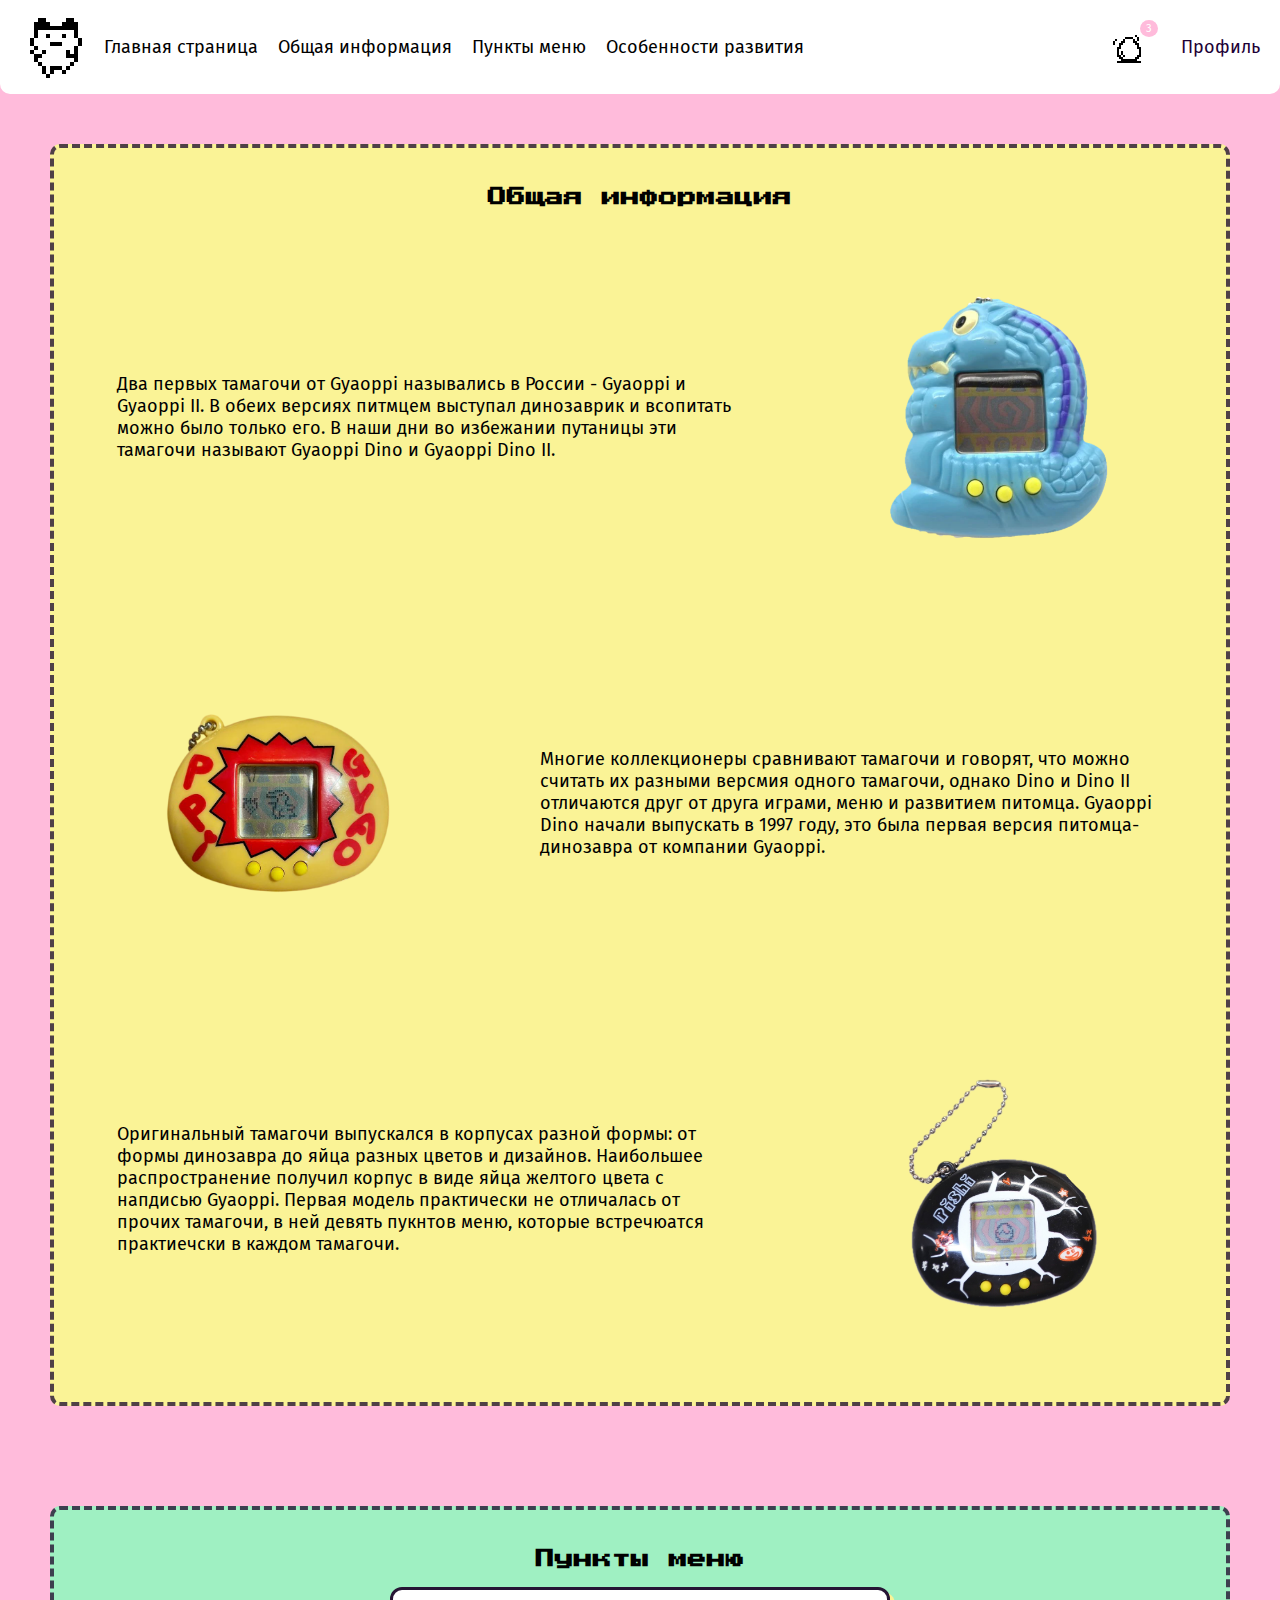
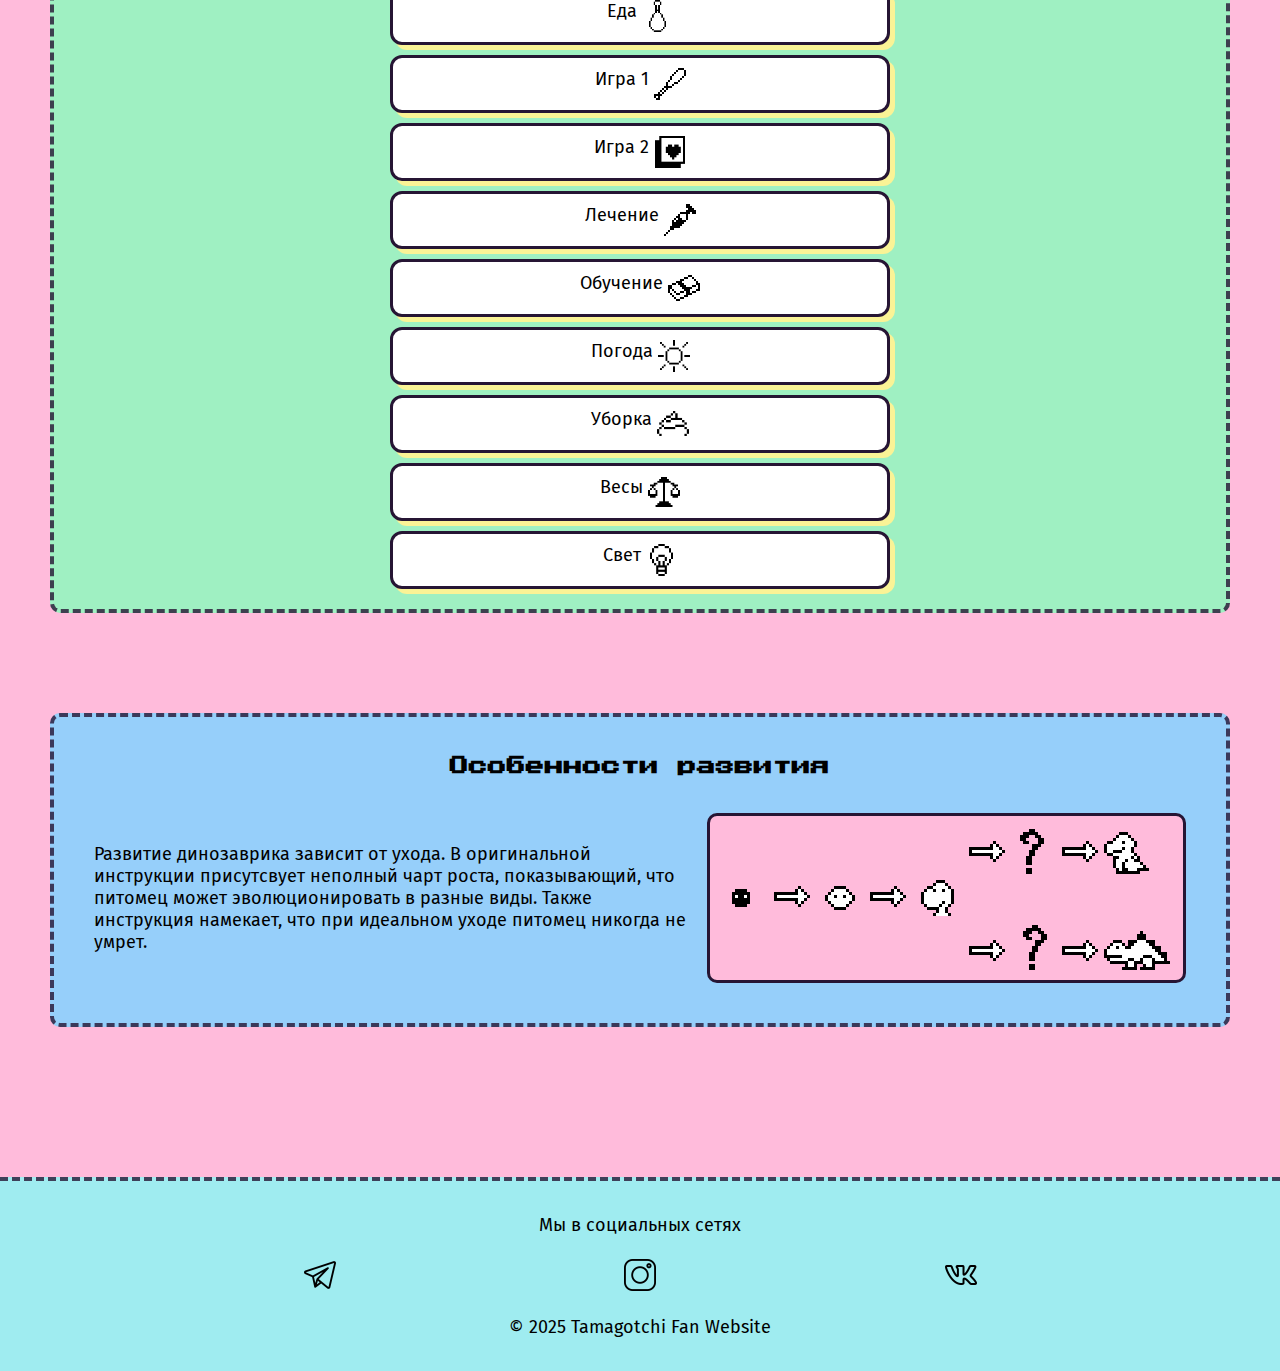
<file: html/gyaoppi-dino.html>
<!DOCTYPE html>
<html lang="en">
<head>
    <meta charset="UTF-8">
    <meta name="viewport" content="width=device-width, initial-scale=1.0">
    <title>Tamagotchi Gyaoppi Dino</title>
    <link rel="icon" type="image/png" href="../img/tamagotchi.png">
    <link rel="stylesheet" href="../css/base.css">
    <link rel="stylesheet" href="../css/gyaoppi.css">
    <link rel="stylesheet" href="../css/dino-gyaoppi.css">
    <link href="https://fonts.googleapis.com/css2?family=Press+Start+2P&family=Russo+One&family=Roboto:wght@400;700&display=swap" rel="stylesheet">
    <link href="https://fonts.googleapis.com/css2?family=Fira+Sans:ital,wght@0,100;0,200;0,300;0,400;0,500;0,600;0,700;0,800;0,900;1,100;1,200;1,300;1,400;1,500;1,600;1,700;1,800;1,900&display=swap" rel="stylesheet">
</head>

<body>
<header>
    <nav>
        <input type="checkbox" id="menu-toggle" class="visually-hidden">
        <label for="menu-toggle" class="menu-icon" aria-label="Меню">
                <span class="hamburger"></span> 
                <span class="hamburger"></span>
                <span class="hamburger"></span> 
        </label>
        <div class="nav-left">
            <div class="site-icon"></div>
            <ol type="I" start="1" id="menu">
                <li><a href="../index.html">Главная страница</a></li>
                <li><a href="#inform">Общая информация</a></li>
                <li><a href="#menus">Пункты меню</a></li>
                <li><a href="#evol">Особенности развития</a></li>
            </ol>
        </div>
        <div class="nav-right">
            <div class="notification-icon">
                <span class="notification-count">3</span>
                <ul class="notification-dropdown">
                    <li><a href="">Новая статья: Tamagotchi Uni уже в продаже!</a></li>
                    <li><a href="">Сегодня годовщина выпуска P1 (1996).</a></li>
                    <li><a href="">Обновлена галерея редких моделей.</a></li>
                </ul>
            </div>
            <a href="" id="reg-log">Профиль</a>
        </div>
    </nav>
</header>
<div id="authModal" class="modal">
    <div class="modal-content">
        <span class="close-button" title="Закрыть">&times;</span>
        <form id="login-form">
            <h3>Вход</h3>
            <input type="text" placeholder="Имя пользователя" required>
            <input type="password" placeholder="Пароль" required>
            <button type="submit" class="auth-btn"><a href="../html/profile.html">Войти</a></button>
            <p>Нет аккаунта? <a href="#" id="switchToReg">Зарегистрироваться</a></p>
        </form>

        <form id="reg-form" style="display: none;">
            <h3>Регистрация</h3>
            <input type="email" placeholder="Email" required>
            <input type="text" placeholder="Имя пользователя" required>
            <input type="password" placeholder="Пароль" required>

            <fieldset>
                <legend>Пол:</legend>
                    <input type="radio" id="gender-male" name="gender" value="male" required>
                    <label for="gender-male">Мужской</label>
                    <input type="radio" id="gender-female" name="gender" value="female">
                    <label for="gender-female">Женский</label>
                    <input type="radio" id="gender-other" name="gender" value="other">
                    <label for="gender-other">Другое</label>
            </fieldset>
        <div id="captcha-area">
                <h3>А вы не робот?</h3>
                <p id="captcha-display" class="captcha-text">Загрузка...</p>
                <input type="text" id="captcha-input" placeholder="Введите код или сумму">
                <p id="captcha-message" class="message-text"></p>
        </div>
        <button type="submit" class="auth-btn" id="reg-submit-button"><a href="../html/profile.html">Создать аккаунт</a></button>
        <p>Уже есть аккаунт? <a href="#" id="switchToLog">Войти</a></p>
        </form>
    </div>
</div>
<main>
<section class="base bg-yellow" id="inform">
    <article>
        <h3>Общая информация</h3>
        <div class="left">
            <p> Два первых тамагочи от Gyaoppi назывались в России - Gyaoppi и Gyaoppi II.
                В обеих версиях питмцем выступал динозаврик и всопитать можно было только его. 
                В наши дни во избежании путаницы эти тамагочи называют Gyaoppi Dino и Gyaoppi Dino II.
            </p>
            <figure class="effect_txt">
                        <img src="../img/gyaoppi_dino.png" alt=""  height="250px">
                        <figcaption>
                            <p>В форме динозавра черного зеленого или голубого цвета</p>
                        </figcaption>
            </figure>
        </div>
        <div class="right">
        <p>Многие коллекционеры сравнивают тамагочи и говорят, что можно считать их разными версмия одного тамагочи, 
            однако Dino и Dino II отличаются друг от друга играми, меню и развитием питомца.
        Gyaoppi Dino начали выпускать в 1997 году, это была первая версия питомца-динозавра от компании Gyaoppi.</p>
        <figure class="effect_txt">
                    <img src="../img/gyaoppi.png" alt="" height="190px">
                    <figcaption>
                        <p>Овальный желтого цвета, белого, зеленого или черного с надписью "gyaoppi</p>
                    </figcaption>
        </figure>
        </div>
        <div class="left">
            <p>Оригинальный тамагочи выпускался в корпусах разной формы: от формы динозавра до яйца разных цветов и дизайнов. 
                Наибольшее распространение получил корпус в виде яйца желтого цвета с напдисью Gyaoppi.
                Первая модель практически не отличалась от прочих тамагочи, в ней девять пукнтов меню, которые встречюатся практиечски в каждом тамагочи. 
            </p>
            <figure class="effect_txt">
                        <img src="../img/pishi-gyaoppi.png" alt=""  height="250px">
                        <figcaption>
                            <p>Овальный черного или белого цвета цвета с надписью "Pishi"</p>
                        </figcaption>
            </figure>
        </div>
    </article>
</section>
<section class="base bg-green" id="menus">
    <article>
        <h3>Пункты меню</h3>
        <div class="manage">
            <div class="point">
                <a href="#" class="read-more-btn">
                    <span class="btn-text">Еда</span>
                    <img src="../img/chicken.png" alt="еда" class="btn-icon" width="32px" height="32px" style="object-fit: contain;">
                </a>
                <div class="collapse" id="collapse1">
                    <div class="card card-body">
                    <p>На выбор дается три вида блюд:</p>
                        <li style="list-style: none;">курица(основаное блюдо)</li>
                        <li style="list-style: none;">морковь(лакомство)</li>
                        <li style="list-style: none;">бутылка воды</li>
                        <p>Курица заполняет одну ячейку сытости в статусах</p>
                    </div>
                </div>
            </div>
            <div class="point">
                <a href="#" class="read-more-btn">
                    <span class="btn-text">Игра 1</span>
                    <img src="../img/bat.png" alt="игра1" class="btn-icon" width="32px" height="32px" style="object-fit: contain;">
                </a>
                <div class="collapse" id="collapse2">
                    <div class="card card-body">
                        <p>Необходимо угадать в какую сторону повернется питомец.
                            Всего дается пять попыток,если правиль угадать три раза,
                            то динозаврик радуется и заполняется одна ячейка настройения</p>
                    </div>
                </div>
            </div>
            <div class="point">
                <a href="#" class="read-more-btn">
                    <span class="btn-text">Игра 2</span>
                    <img src="../img/game2.png" alt="игра2" class="btn-icon" width="32px" height="32px" style="object-fit: contain;">
                </a>
                <div class="collapse" id="collapse3">
                    <div class="card card-body">
                        <p>В игре случайным образом выбирается карта из колоды и с помощью кнопок необходимо угадать какая карта выпала:
                            <li style="list-style: none;">от 2 до 7 (кнопка А)</li>
                            <li style="list-style: none;">от 8 до короля (кнопка В)</li>
                            <p>Всего дается пять попыток,если правиль угадать три раза,
                            то динозаврик радуется и заполняется одна ячейка настройения</p>
                        </p>
                    </div>
                </div>
            </div>
            <div class="point">
                <a href="#" class="read-more-btn">
                    <span class="btn-text">Лечение</span>
                    <img src="../img/chemistry.png" alt="лечение" class="btn-icon" width="32px" height="32px" style="object-fit: contain;">
                </a>
                <div class="collapse" id="collapse3">
                    <div class="card card-body">
                        <p>Если на экране появляется череп, значит динозаврик заболел, в этом случае поможет шприц(лечение).
                            При выборе шприца анимации процесса лечения нет - питомец просто плачет. 
                            В завивисимости от тяжести болезни, требуется разное количество уколов. 
                            Если череп исчез и дино радуется, значит он здоров.
                        </p>
                    </div>
                </div>
            </div>
            <div class="point">
                <a href="#" class="read-more-btn">
                    <span class="btn-text">Обучение</span>
                    <img src="../img/book.png" alt="учеба" class="btn-icon" width="32px" height="32px" style="object-fit: contain;">
                </a>
                <div class="collapse" id="collapse3">
                    <div class="card card-body">
                        <p>Если питомец отказывается есть, играть или зовет вас без причины, то вам поможет обучение.
                            При активации появляется учитель с указкой.
                        </p>
                    </div>
                </div>
            </div>
            <div class="point">
                <a href="#" class="read-more-btn">
                    <span class="btn-text">Погода</span>
                    <img src="../img/sun.png" alt="погода" class="btn-icon" width="32px" height="32px" style="object-fit: contain;">
                </a>
                <div class="collapse" id="collapse3">
                    <div class="card card-body">
                        <p>Это отличительная черта Gyaoppi. Меню погоды открывается, если идет дождь или вышло солнце. 
                            В этом случае нужно дать дино кепку или зонтик. В обычное время при попытке открыть меню погоды, динозаврик откажется это делать. 
                        </p>
                    </div>
                </div>
            </div>
            <div class="point">
                <a href="#" class="read-more-btn">
                    <span class="btn-text">Уборка</span>
                    <img src="../img/poop.png" alt="уборка" class="btn-icon" width="32px" height="32px" style="object-fit: contain;">
                </a>
                <div class="collapse" id="collapse3">
                    <div class="card card-body">
                        <p>Стандартное меню с анимацией уборки кучек. Появиться может только одна куча, но возможно понаадобится несколько раз убрать ее.</p>
                    </div>
                </div>
            </div>
            <div class="point">
                <a href="#" class="read-more-btn">
                    <span class="btn-text">Весы</span>
                    <img src="../img/scales.png" alt="статы" class="btn-icon" width="32px" height="32px" style="object-fit: contain;">
                </a>
                <div class="collapse" id="collapse3">
                    <div class="card card-body">
                        <p>В этом пункте можно посмотреть статистику вашего питомца: сколько ему лет, сколько он весит. 
                            Также можно проверить его статусы: дисципилны, сытости и настроения. 
                        </p>
                    </div>
                </div>
            </div>
            <div class="point">
                <a href="#" class="read-more-btn">
                    <span class="btn-text">Свет</span>
                    <img src="../img/lamp.png" alt="еда" class="btn-icon" width="32px" height="32px" style="object-fit: contain;">
                </a>
                <div class="collapse" id="collapse3">
                    <div class="card card-body">
                        <p>Свет необходимо выключать, когда динозаврик спит, на экране все пиксели инвертируются, имитируя ночь. 
                            Питомец может спать и с включенным светом, но может проснуться больным. 
                        </p>
                    </div>
                </div>
            </div>
        </div>
    </article>
</section>
<section class="base bg-blue" id="evol">
    <article>
        <h3>Особенности развития</h3>
        <div class="evol">
            <p>Развитие динозаврика зависит от ухода. В оригинальной инструкции присутсвует неполный чарт роста, 
                показывающий, что питомец может эволюционировать в разные виды. 
            Также инструкция намекает, что при идеальном уходе питомец никогда не умрет. 
        </p>
            <img src="../img/evol.png" alt="">
        </div>
    </article>
</section>
</main>
<footer id="links">
        <nav>
            <p>Мы в социальных сетях</p>
            <div class="footer-icons">
                <div class="footer-anim"><a href=""><img src="../img/free-icon-telegram-739260.png" alt=""></a></div>
                <div class="footer-anim"><a href=""><img src="../img/free-icon-instagram-1077042.png" alt=""></a></div>
                <div class="footer-anim"><a href=""><img src="../img/free-icon-vk-2111828.png" alt=""></a></div>
            </div>
        </nav>
        <p class="copyright">&copy; 2025 Tamagotchi Fan Website</p>
</footer>
<script src="../js/login.js"></script>
<script src="../js/collapse.js"></script>
</body>
</html>
</file>
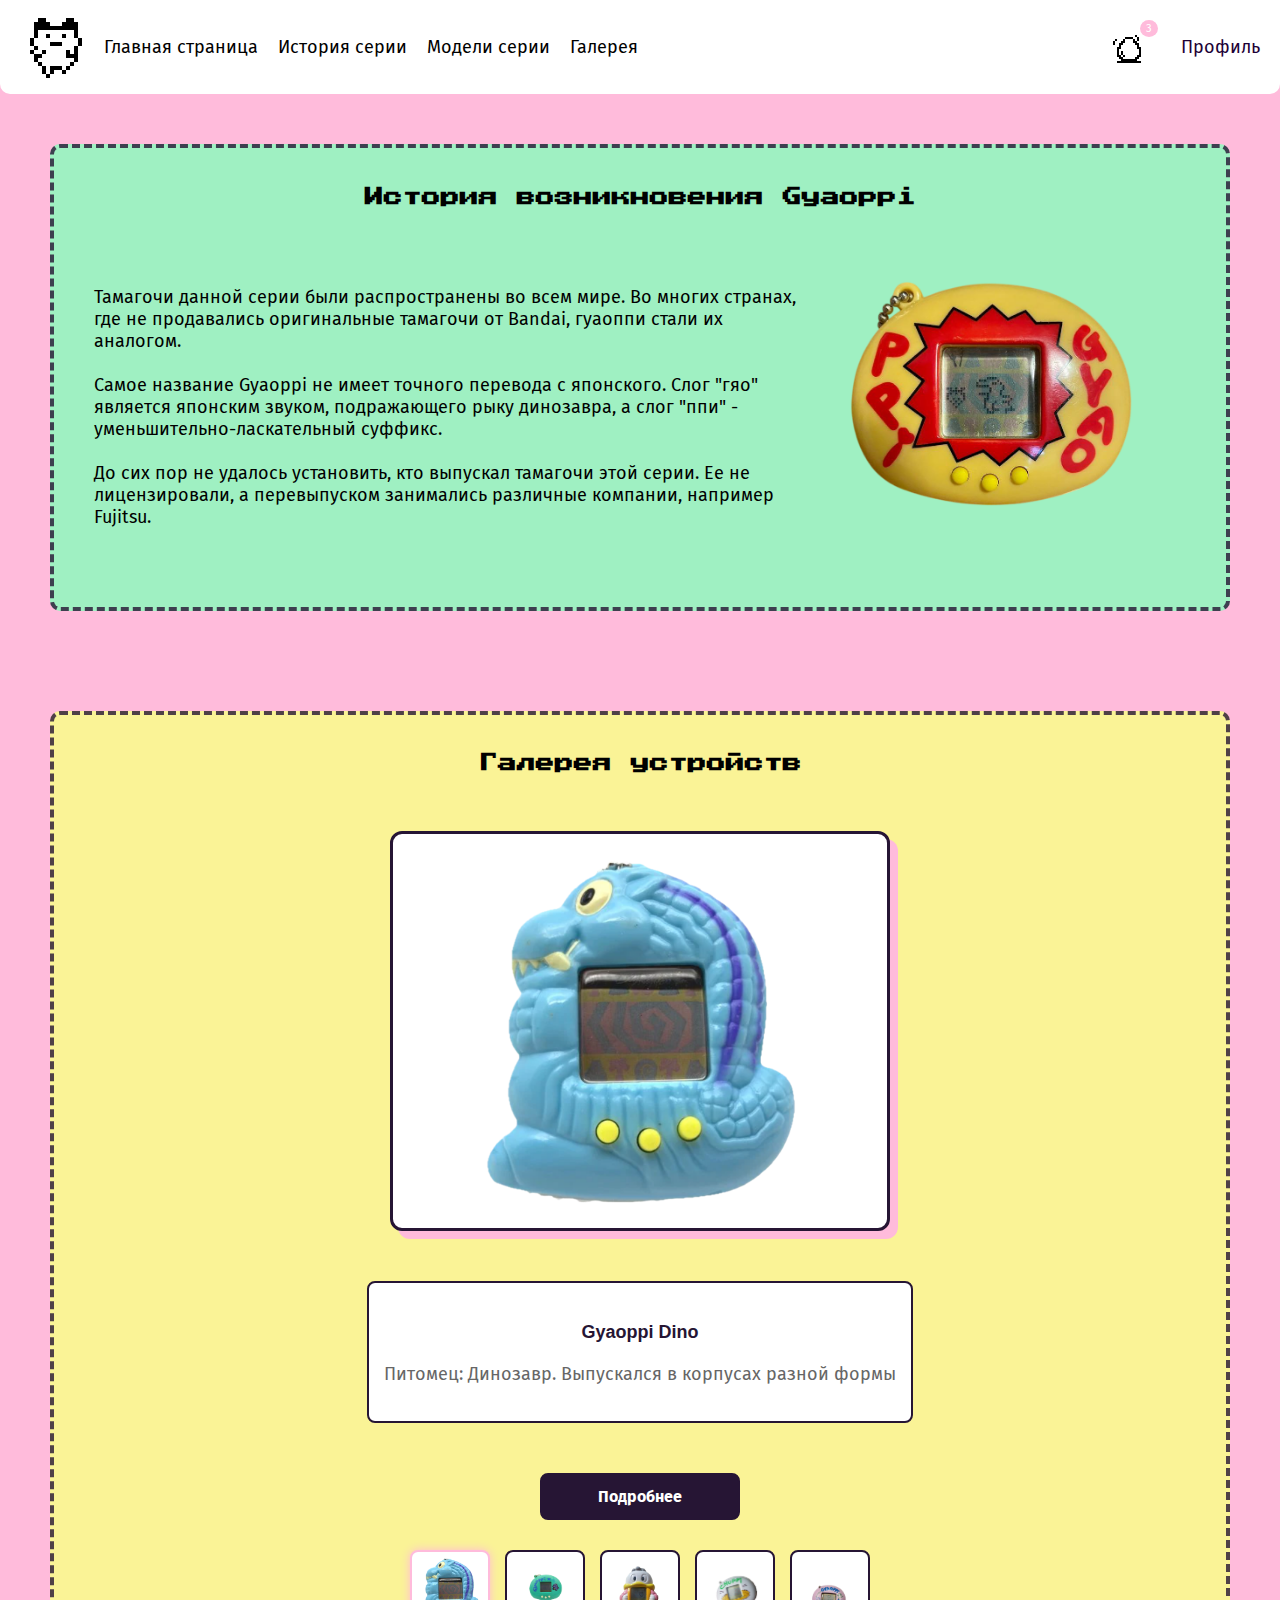
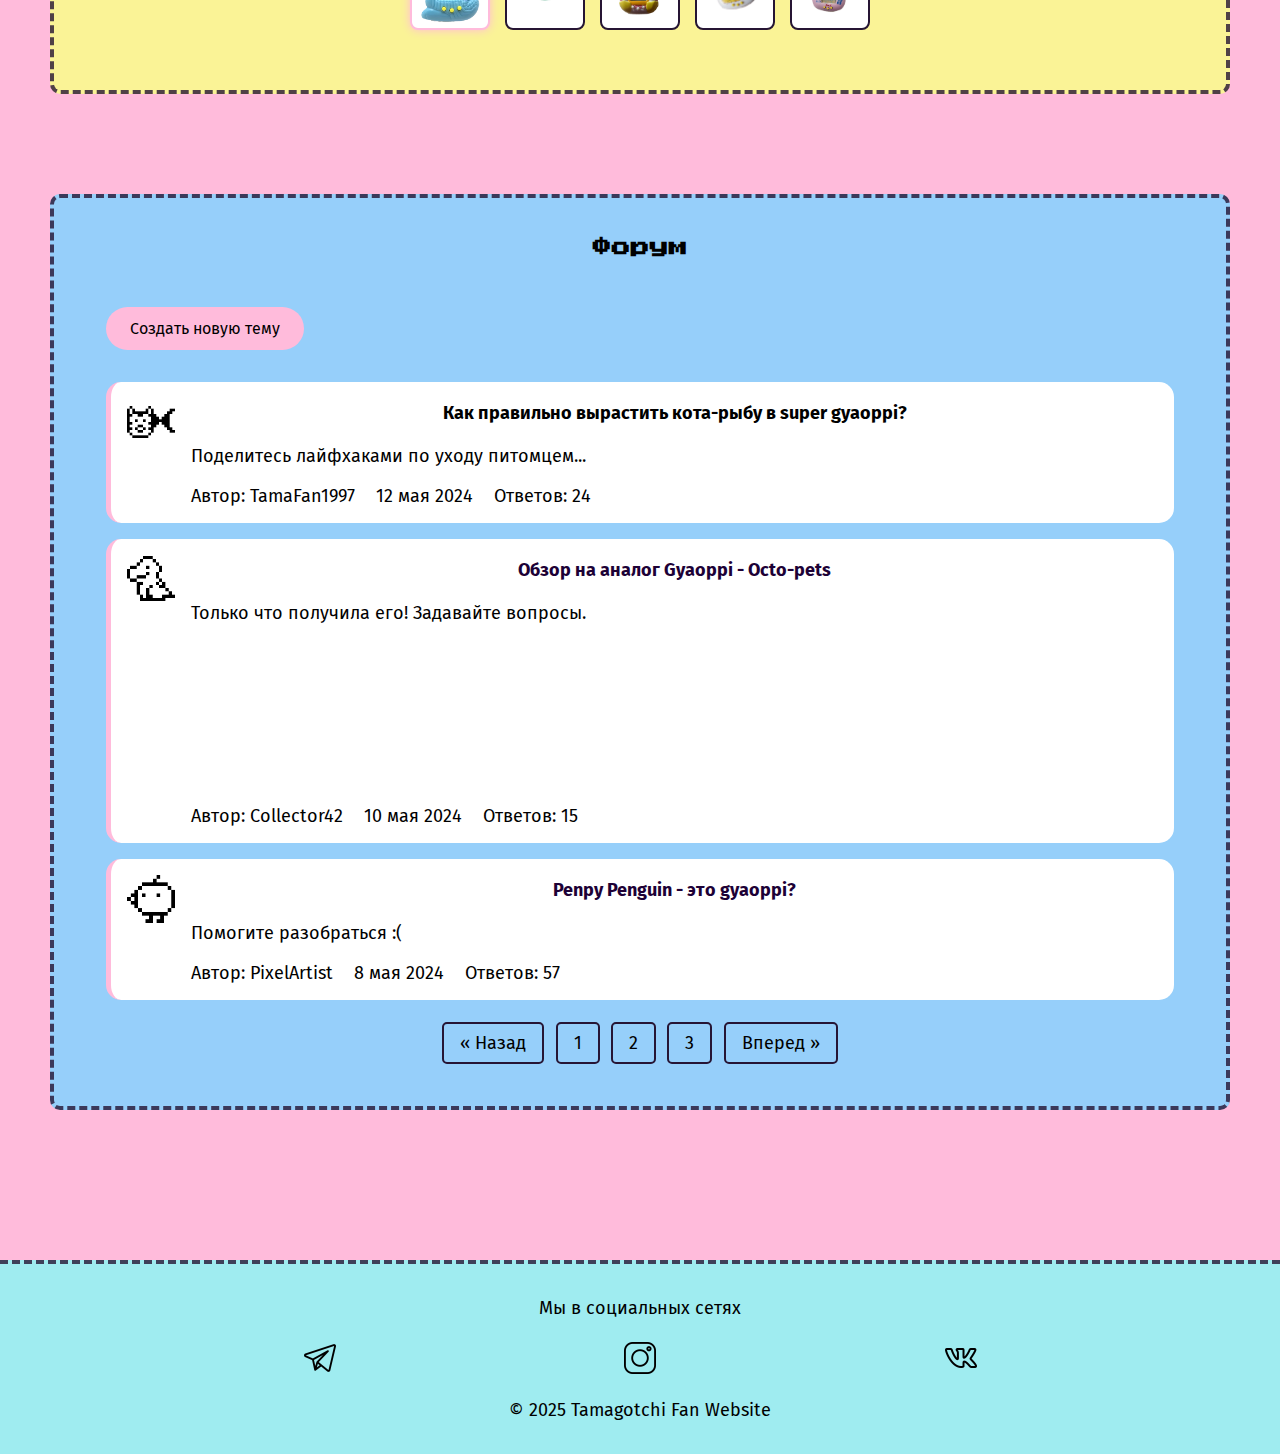
<file: html/gyaoppi.html>
<!DOCTYPE html>
<html lang="en">
<head>
    <meta charset="UTF-8">
    <meta name="viewport" content="width=device-width, initial-scale=1.0">
    <title>Tamagotchi Gyaoppi</title>
    <link rel="icon" type="image/png" href="../img/tamagotchi.png">
    <link rel="stylesheet" href="../css/base.css">
    <link rel="stylesheet" href="../css/gyaoppi.css">
    <link href="https://fonts.googleapis.com/css2?family=Press+Start+2P&family=Russo+One&family=Roboto:wght@400;700&display=swap" rel="stylesheet">
    <link href="https://fonts.googleapis.com/css2?family=Fira+Sans:ital,wght@0,100;0,200;0,300;0,400;0,500;0,600;0,700;0,800;0,900;1,100;1,200;1,300;1,400;1,500;1,600;1,700;1,800;1,900&display=swap" rel="stylesheet">
</head>

<body>
<header>
    <nav>
        <input type="checkbox" id="menu-toggle" class="visually-hidden">
        <label for="menu-toggle" class="menu-icon" aria-label="Меню">
                <span class="hamburger"></span> 
                <span class="hamburger"></span>
                <span class="hamburger"></span> 
        </label>
        <div class="nav-left">
            <div class="site-icon"></div>
            <ol type="I" start="1" id="menu">
                <li><a href="../index.html">Главная страница</a></li>
                <li><a href="#history">История серии</a></li>
                <li><a href="#forms">Модели серии</a></li>
                <li><a href="#gallery">Галерея</a></li>
            </ol>
        </div>
        <div class="nav-right">
            <div class="notification-icon">
                <span class="notification-count">3</span>
                <ul class="notification-dropdown">
                    <li><a href="">Новая статья: Tamagotchi Uni уже в продаже!</a></li>
                    <li><a href="">Сегодня годовщина выпуска P1 (1996).</a></li>
                    <li><a href="">Обновлена галерея редких моделей.</a></li>
                </ul>
            </div>
            <a href="" id="reg-log">Профиль</a>
        </div>
    </nav>
</header>
<div id="authModal" class="modal">
    <div class="modal-content">
        <span class="close-button" title="Закрыть">&times;</span>
        <form id="login-form">
            <h3>Вход</h3>
            <input type="text" placeholder="Имя пользователя" required>
            <input type="password" placeholder="Пароль" required>
            <button type="submit" class="auth-btn"><a href="../html/profile.html">Войти</a></button>
            <p>Нет аккаунта? <a href="#" id="switchToReg">Зарегистрироваться</a></p>
        </form>

        <form id="reg-form" style="display: none;">
            <h3>Регистрация</h3>
            <input type="email" placeholder="Email" required>
            <input type="text" placeholder="Имя пользователя" required>
            <input type="password" placeholder="Пароль" required>

            <fieldset>
                <legend>Пол:</legend>
                    <input type="radio" id="gender-male" name="gender" value="male" required>
                    <label for="gender-male">Мужской</label>
                    <input type="radio" id="gender-female" name="gender" value="female">
                    <label for="gender-female">Женский</label>
                    <input type="radio" id="gender-other" name="gender" value="other">
                    <label for="gender-other">Другое</label>
            </fieldset>
        <div id="captcha-area">
                <h3>А вы не робот?</h3>
                <p id="captcha-display" class="captcha-text">Загрузка...</p>
                <input type="text" id="captcha-input" placeholder="Введите код или сумму">
                <p id="captcha-message" class="message-text"></p>
        </div>
        <button type="submit" class="auth-btn" id="reg-submit-button"><a href="../html/profile.html">Создать аккаунт</a></button>
        <p>Уже есть аккаунт? <a href="#" id="switchToLog">Войти</a></p>
        </form>
    </div>
</div>

<main>
    <section class="base bg-green">
        <article id="txt_history">
                <h3>История возникновения Gyaoppi</h3>
                <div id="history">
                        <p class="text_orig"> <br>Тамагочи данной серии были распространены во всем мире. Во многих странах, где не продавались оригинальные тамагочи от Bandai, 
                            гуаоппи стали их аналогом. </br> <br> Самое название Gyaoppi не имеет точного перевода с японского. Слог "гяо" является японским звуком, подражающего рыку динозавра,
                            а слог "ппи" - уменьшительно-ласкательный суффикс. </br> <br>До сих пор не удалось установить, кто выпускал тамагочи этой серии. Ее не лицензировали, а перевыпуском занимались различные компании, например Fujitsu.</br> </p>
                    <div class="txt_one">
                        <figure class="effect_txt">
                            <img src="../img/gyaoppi.png" alt="" height="500px" width="400px" style="object-fit: contain;"> 
                        </figure>
                    </div>
                </div>
        </article>
    </section>


<section class="base bg-yellow">
    <article>
        <h3>Галерея устройств</h3>
        <div class="gallery-section">
            <div class="gallery-container">
                <div class="main-image-container">
                    <img id="mainImage" src="../img/gyaoppi_dino.png" alt="Gyaoppi Dino">
                </div>
                
                <div class="image-info">
                    <h4 id="imageTitle">Gyaoppi Dino</h4>
                    <p id="imageDescription">Питомец: Динозавр. Выпускался в корпусах разной формы</p>
                </div>

                <div class="gallery-actions">
                    <a href="gyaoppi-dino.html" id="galleryDetailsBtn" class="gallery-btn">Подробнее</a>
                </div>

                <div class="thumbnails-container">
                    <div class="thumbnail active" 
                        data-image="../img/gyaoppi_dino.png" 
                        data-title="Gyaoppi Dino" 
                        data-description="Питомец: Динозавр. Выпускался в корпусах разной формы"
                        data-link="gyaoppi-dino.html">
                        <img src="../img/gyaoppi_dino.png" alt="Gyaoppi Dino">
                    </div>
                    <div class="thumbnail" 
                        data-image="../img/gyaoppi-ii-2-virtual-pet-dinosaur-game-green.png" 
                        data-title="Gyaoppi Dino II" 
                        data-description="Питомец: Динозавр. Переработанная первая версия динозаврика"
                        data-link="#">
                        <img src="../img/gyaoppi-ii-2-virtual-pet-dinosaur-game-green.png" alt="Gyaoppi Dino II">
                    </div>
                    <div class="thumbnail" 
                        data-image="../img/gyaoppi_duck.png" 
                        data-title="Gyaoppi Duck" 
                        data-description="Питомец: утка. Единственный тамагочи этой серии, у которого есть лакомство"
                        data-link="#">
                        <img src="../img/gyaoppi_duck.png" alt="Gyaoppi Duck">
                    </div>
                    <div class="thumbnail" 
                        data-image="../img/gyaoppi_chick.png" 
                        data-title="Gyaoppi Chick" 
                        data-description="Питомец: цыпленок. Была наиболее распространена в России"
                        data-link="#">
                        <img src="../img/gyaoppi_chick.png" alt="Gyaoppi Chick">
                    </div>
                    <div class="thumbnail" 
                        data-image="../img/gyaoppi_super.png" 
                        data-title="Super Gyaoppi 9 in 1" 
                        data-description="Питомцы: собака, кошка, динозавр и другие. Производители заявляли о двух сотнях персонажей"
                        data-link="#">
                        <img src="../img/gyaoppi_super.png" alt="Super Gyaoppi">
                    </div>
                </div>
            </div>
        </div>
    </article>
</section>
<section class="base bg-blue">
    <article>
        <h3>Форум</h3>
<section id="forum" class="forum-section">
    <button id="newTopicBtn" class="btn-primary">Создать новую тему</button>
    <div class="topics-list">
        <div class="topic-card">
        <div class="topic-icon"><img src="../img/cat-gyaoppi-charact.png" alt=""></div>
        <div class="topic-content">
            <h3><a href="#">Как правильно вырастить кота-рыбу в super gyaoppi?</a></h3>
            <p>Поделитесь лайфхаками по уходу питомцем...</p>
            <div class="topic-meta">
            <span class="author">Автор: TamaFan1997</span>
            <span class="date">12 мая 2024</span>
            <span class="replies">Ответов: 24</span>
            </div>
        </div>
        </div>

        <div class="topic-card">
        <div class="topic-icon"><img src="../img/dino-gyaoppi-charact.png" alt=""></div>
        <div class="topic-content">
            <h3><a href="">Обзор на аналог Gyaoppi - Octo-pets</a></h3>
            <p>Только что получила его! Задавайте вопросы.</p>
            <iframe src="https://www.youtube.com/embed/yzfUMNKBEkU?si=W-9Dhq4KDJg2ayJe" title="YouTube video player" frameborder="0" allow="accelerometer; autoplay; clipboard-write; encrypted-media; gyroscope; picture-in-picture; web-share" referrerpolicy="strict-origin-when-cross-origin" allowfullscreen></iframe>
            <div class="topic-meta">
            <span class="author">Автор: Collector42</span>
            <span class="date">10 мая 2024</span>
            <span class="replies">Ответов: 15</span>
            </div>
        </div>
        </div>

        <div class="topic-card">
        <div class="topic-icon"><img src="../img/chick-gyaoppi-charact.png" alt="" ></div>
        <div class="topic-content">
            <h3><a href="">Penpy Penguin - это gyaoppi?</a></h3>
            <p>Помогите разобраться :(</p>
            <div class="topic-meta">
            <span class="author">Автор: PixelArtist</span>
            <span class="date">8 мая 2024</span>
            <span class="replies">Ответов: 57</span>
            </div>
        </div>
        </div>
    </div>
    <div class="pagination">
        <a href="#">&laquo; Назад</a>
        <a href="#" class="active">1</a>
        <a href="#">2</a>
        <a href="#">3</a>
        <a href="#">Вперед &raquo;</a>
    </div>
    </section>
    <div id="newTopicModal" class="modal">
    <div class="modal-content forum-modal">
        <span class="close-btn" onclick="closeNewTopicModal()">&times;</span>
        <h3>Создать новую тему</h3>
        <form id="newTopicForm">
        <label for="topicTitle">Заголовок:</label>
        <input type="text" id="topicTitle" required>

        <label for="topicContent">Сообщение:</label>
        <textarea id="topicContent" rows="6" required></textarea>

        <label for="topicAuthor">Ваше имя:</label>
        <input type="text" id="topicAuthor" required>

        <button type="submit" class="btn-primary">Создать тему</button>
        </form>
    </div>
    </div>
    </article>
</section>


</main>
<footer id="links">
        <nav>
            <p>Мы в социальных сетях</p>
            <div class="footer-icons">
                <div class="footer-anim"><a href=""><img src="../img/free-icon-telegram-739260.png" alt=""></a></div>
                <div class="footer-anim"><a href=""><img src="../img/free-icon-instagram-1077042.png" alt=""></a></div>
                <div class="footer-anim"><a href=""><img src="../img/free-icon-vk-2111828.png" alt=""></a></div>
            </div>
        </nav>
        <p class="copyright">&copy; 2025 Tamagotchi Fan Website</p>
</footer>

<script src="../js/login.js"></script>
<script src="../js/forum.js"></script>
<script src="../js/gallery.js"></script>
</body>
</html>
</file>
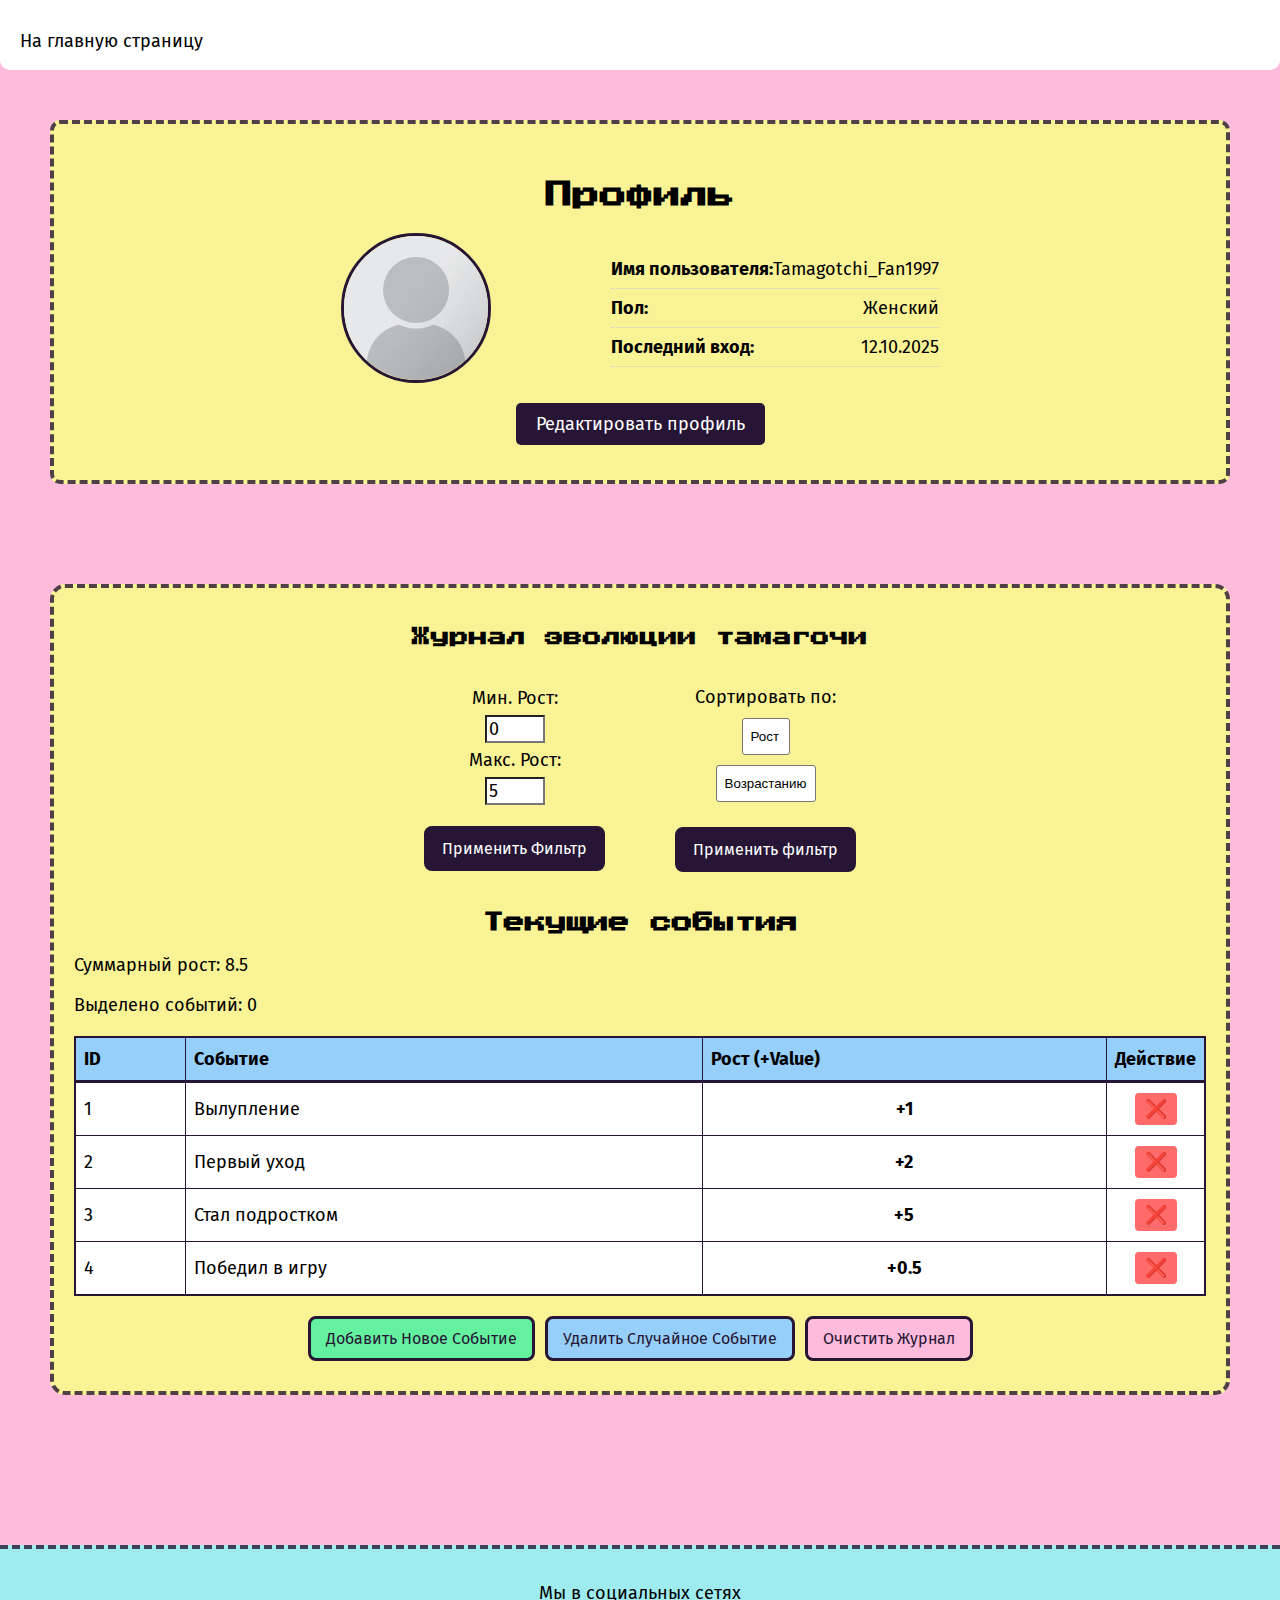
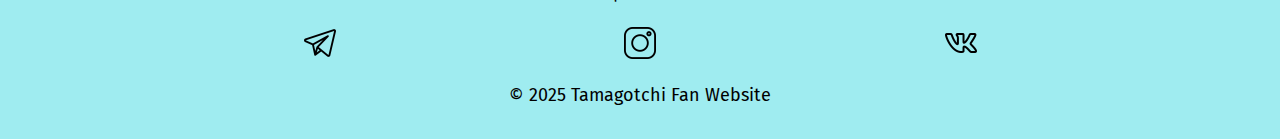
<file: html/profile.html>
<!DOCTYPE html>
<html lang="en">
<head>
    <meta charset="UTF-8">
    <meta name="viewport" content="width=device-width, initial-scale=1.0">
    <title>Tamagotchi profile</title>
    <link rel="icon" type="image/png" href="img/tamagotchi.png"> 
    <link rel="stylesheet" href="../css/base.css">
    <link rel="stylesheet" href="../css/profile.css">
    <link href="https://fonts.googleapis.com/css2?family=Press+Start+2P&family=Russo+One&family=Roboto:wght@400;700&display=swap" rel="stylesheet">
    <link href="https://fonts.googleapis.com/css2?family=Fira+Sans:ital,wght@0,100;0,200;0,300;0,400;0,500;0,600;0,700;0,800;0,900;1,100;1,200;1,300;1,400;1,500;1,600;1,700;1,800;1,900&display=swap" rel="stylesheet">

</head>
<body>
<header>
    <nav>
        <a href="../index.html" id="profile">На главную страницу</a>
    </nav>
</header>
<main>
    <section class="base bg-yellow">
    <div class="profile">
        <article class="profile-card">
            
            <h2 class="profile-header">Профиль</h2>
            
            <div class="profile-main-container">
                
                <div class="profile-photo-container">
                    <img src="../img/no_avatar.png.webp" alt="Фото профиля" class="profile-photo">
                </div>
                
                <div class="profile-info-block">
                    
                    <div class="profile-details">
                        <div class="detail-item">
                            <span class="detail-label">Имя пользователя:</span>
                            <span class="detail-value">Tamagotchi_Fan1997</span>
                        </div>
                        <div class="detail-item">
                            <span class="detail-label">Пол:</span>
                            <span class="detail-value">Женский</span>
                        </div>
                    </div>

                    <div class="profile-activity">
                        <div class="activity-item">
                            <span class="activity-label">Последний вход:</span>
                            <span class="activity-value">12.10.2025</span>
                        </div>
                    </div>
                    
                </div>
            </div>
            
            <button class="profile-action-button">Редактировать профиль</button>
        </article>
<!--
        <article id="diary-section" >
            <div id="evolution-dairy" class="diary-card">
            <h3>Дневник Эволюции Тамагочи</h3>
        <div class="diary-data">
            <p>Текущий уровень Эволюции (Роста): <strong id="acc-evolution-value">1</strong></p>
            <p>Всего записано Событий: <strong id="acc-event-count">0</strong></p>
        </div>
        
        <button id="acc-add-event-button" class="profile-action-button">Записать Событие и Увеличить Рост</button>
    </div>
        </div>
        </article>-->
    </div>
    </section>
<section class="base bg-yellow" id="evolution">
    <article>
        <h3>Журнал эволюции тамагочи</h3>
        <div class="filter-sort-control">
            <div class="filter-by-growth">
                <label for="min-growth">Мин. Рост:</label>
                    <input type="number" id="min-growth" value="0" min="0" style="width: 60px;">
                    <label for="max-growth">Макс. Рост:</label>
                    <input type="number" id="max-growth" value="5" min="0" style="width: 60px;">
                    <button class="txt_btn" id="apply-filter-btn" style="background-color: #261534; color: white;">Применить Фильтр</button>
            </div>
            <div class="filter-by-key">
                <label for="sort-key">Сортировать по:</label>
                <select name="" id="sort-key">
                    <option value="growthVal">Рост</option>
                    <option value="id">Дата</option>
                </select>
                <select name="" id="sort-order">
                    <option value="asc">Возрастанию</option>
                    <option value="desc">Убыванию</option>
                </select>
                <button class="txt_btn" id="apply-sort-btn" style="background-color: #261534; color: white;">Применить фильтр</button>
            </div>
        </div>
        <div id="event-log-cont">
            <h3>Текущие события</h3>
            <p>Суммарный рост: <span id="total-growth"></span></p>
                    <div class="selection-counter" id="selection-counter">
            Выделено событий: <span id="selectedCount">0</span>
        </div>
            <table class="log-table">
                <thead>
                    <tr>
                        <th>ID</th>
                        <th>Событие</th>
                        <th>Рост (+Value)</th>
                        <th style="width: 80px;">Действие</th>
                    </tr>
                </thead>
                <tbody id="evolution-log-body">
                    </tbody>
            </table>
        </div>
        <div class="action-buttons">
            <button class="txt_btn" id="acc-add-event-button" style="background-color:  #63f1a0;"> Добавить Новое Событие </button>
            
            <button class="txt_btn" id="remove-random-btn" style="background-color:  #96cffa;">Удалить Случайное Событие</button>
            
            <button class="txt_btn" id="clear-log-btn" style="background-color:  #ffbbdb;">Очистить Журнал</button>
        </div>

    </article>
</section>

<div id="eventModal" class="modal-overlay" style="display: none;">
    <div class="modal-content event-modal">
        <h3>Новое событие</h3>
        
        <div class="form-group">
            <label for="eventDescription">Описание события:</label>
            <input type="text" id="eventDescription" placeholder="Что сделал Тамагочи?" value="Новое событие">
        </div>
        
        <div class="form-group">
            <label>Уровень эволюции: <span id="growthValue">1</span></label>
            <div class="slider-wrapper">
                <div class="slider-track" id="sliderTrack">
                    <div class="slider-fill" id="sliderFill"></div>
                    <div class="slider-thumb" id="sliderThumb"></div>
                </div>
            </div>
            <div class="slider-values">
                <span>0</span>
                <span>5</span>
                <span>10</span>
            </div>
        </div>
        
        <div class="modal-buttons">
            <button id="confirmEvent" class="btn btn-success">Добавить</button>
            <button id="cancelEvent" class="btn btn-cancel">Отмена</button>
        </div>
    </div>
</div>



</main>
<footer id="links">
        <nav>
            <p>Мы в социальных сетях</p>
            <div class="footer-icons">
                <div class="footer-anim"><a href=""><img src="../img/free-icon-telegram-739260.png" alt=""></a></div>
                <div class="footer-anim"><a href=""><img src="../img/free-icon-instagram-1077042.png" alt=""></a></div>
                <div class="footer-anim"><a href=""><img src="../img/free-icon-vk-2111828.png" alt=""></a></div>
            </div>
        </nav>
        <p class="copyright">&copy; 2025 Tamagotchi Fan Website</p>
</footer>

<script src="../js/evolution.js"></script>
</body>
</html>
</file>
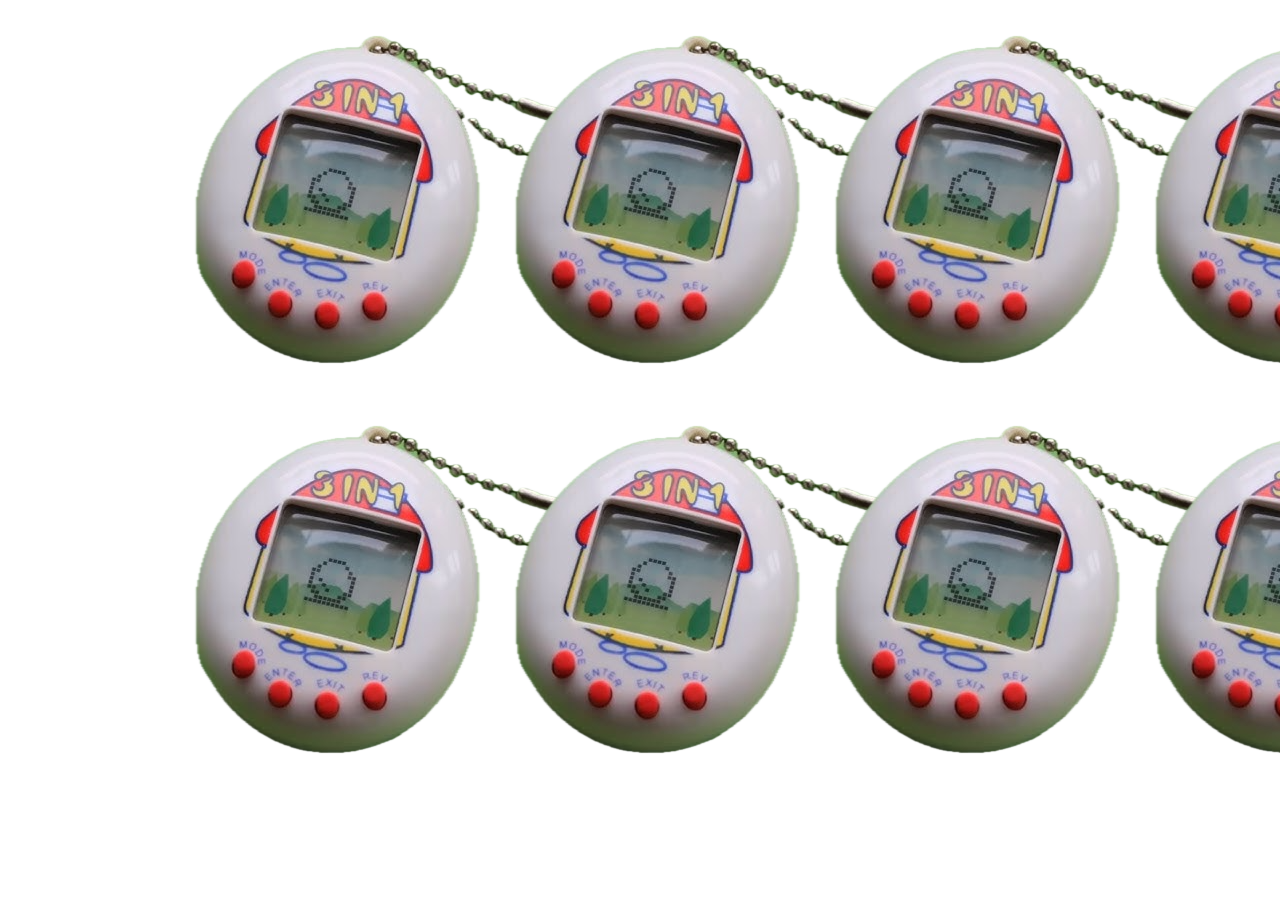
<file: html/test.html>
<!DOCTYPE html>
<html lang="en">
<head>
    <meta charset="UTF-8">
    <meta name="viewport" content="width=device-width, initial-scale=1.0">
    <title>Document</title>
    <link rel="stylesheet" href="../css/test.css">
</head>
<body>
    <div class="gallery_grid">
        <img src="../img/apollo.png" alt="">
        <img src="../img/apollo.png" alt="">
        <img src="../img/apollo.png" alt="">
        <img src="../img/apollo.png" alt="">
        <img src="../img/apollo.png" alt="">
        <img src="../img/apollo.png" alt="">
        <img src="../img/apollo.png" alt="">
        <img src="../img/apollo.png" alt="">
    </div>
</body>
</html>
</file>
<file: css/base.css>
* {
    box-sizing: border-box;
}

body{
    background-color: #ffbbdb;
    position: relative;
    margin: 0;
    padding: 0;
    display: flex; 
    flex-direction: column; 
    min-height: 100vh;
    overflow-x: hidden;
}

h1, h2, h3, h4, h5, h6, legend, button{
    font-family: 'Press Start 2P', 'Russo One', sans-serif;
    text-align: center;
}
p, li, dd, dt, a, button, input, label, address, span, div{
    font-family: "Fira Sans", sans-serif;
    font-size: large;
    color: #000000;
}

a{
    text-decoration: none;
}

a:visited {
    color: #1d0136;
}

a:active {
    color: #0084ff;
}

header nav {
    margin: 0;
    padding: 0;
    display: flex;
    flex-direction: row;
    align-items: center;
}

header{
    height: auto;
    min-height: 70px;
    margin: 0; 
    padding: 10px 20px;
    position: sticky; 
    top: 0;
    z-index: 1000;
    background-color: #ffffff;
    border-radius: 0 0 10px 10px;
}

.nav-left{
    display: flex;
    align-items: center;
    flex: 1;
}

#menu{
    list-style: none;
    display: flex;
    flex-direction: row;
    margin: 0;
    padding: 0;
}

#menu li{
    position: relative;
}

#menu a{
    text-decoration: none;
    padding: 6px 10px;
    display: block;
    transition: 0.3s;
}
.site-icon{
    width: 64px;
    height: 64px; 
    margin: 5px; 
    background-image: url('../img/chrc.png'); 
    background-size: contain; 
    background-repeat: no-repeat; 
    background-position: center; 
}

.site-icon:hover{
    background-image: url("../img/chr1.png");
}

.nav-right {
    display: flex;
    align-items: center;
    margin-left: auto;
    gap: 20px;
}


#notification-popups{
    position: fixed;
    top: 90px;
    z-index: 100000;
    width: 300px;
}

.notification {
    position: relative;
    background-color: white;
    border: 3px solid #261534;
    font-size: large;
    color: #000000;
    border-radius: 8px;
    padding: 15px;
    margin-bottom: 10px;
    margin-left: 10px;
    opacity: 0;
    transform: translateX(100%);
    transition: opacity 0.3s ease-out, transform 0.3s ease-out;
}

.notification-close {
    position: absolute;
    top: 5px;
    right: 5px;
    background: none;
    border: none;
    font-size: 16px;
    font-weight: bold;
    cursor: pointer;
    color: #999;
    width: 20px;
    height: 20px;
    display: flex;
    align-items: center;
    justify-content: center;
    border-radius: 50%;
}

.notification-close:hover {
    background-color: rgba(0, 0, 0, 0.1);
    color: #333;
}

.notification.show {
    opacity: 1;
    transform: translateX(0);
}
.notification:not(.show) {
    transform: translateX(100%);
    opacity: 0;
    max-height: 0;
    padding-top: 0;
    padding-bottom: 0;
    margin: 0;
    border: none;
}

.notification-content {
    display: block;
    word-wrap: break-word;
}
.notification-icon {
    position: relative;
    cursor: pointer;
    margin-left: 20px;
    width: 64px;
    height: 64px;
    background: url('../img/egg_notif.png') center/contain no-repeat;
    z-index: 1010; 
    align-self: center;
}

.notification-icon:hover {
    background: url('../img/egg_open_notif.png')center/contain no-repeat;
}

.notification-count {
    position: absolute;
    top: 8%;
    right: 5%;
    background-color: #ffbbdb;
    color: white;
    font-size: 0.7rem;
    padding: 2px 6px;
    border-radius: 50%;
    z-index: 1011;
}

.notification-dropdown {
    display: none; 
    position: absolute;
    top: 100%;
    right: 0; 
    width: 250px;
    background-color: #ffffff;
    border: 2px solid #261534;
    border-radius: 8px;
    list-style: none;
    padding: 15px;
    z-index: 1009;
}

.notification-dropdown li {
    padding: 8px 0;
    border-bottom: 1px dotted #ffbbdb;
    font-size: 0.9rem;
    color: #261534;
}

.notification-dropdown li:last-child {
    border-bottom: none;
}

.notification-icon:hover .notification-dropdown{
    display: block;
}

.modal{
    display: none;
    position: fixed;
    z-index: 1003;
    left: 0;
    top: 0;
    width: 100%;
    height: 100%;
    background-color: rgba(0, 0, 0, 0.7); 
}

.modal.is-open{
    display: flex; 
    justify-content: center;
    align-items: center;
}

.modal-content{
    background-color: #ffffff; 
    padding: 25px 40px; 
    border-radius: 8px;
    position: relative;
    max-width: 400px; 
    box-shadow: 0 5px 15px rgba(0,0,0,0.3);
    
    margin: 0;
}

.close-button {
    color: #aaa;
    float: right;
    font-size: 32px;
    font-weight: bold;
    cursor: pointer;
    line-height: 1;
}
.close-button:hover,
.close-button:focus {
    color: #333;
}


input[type="text"], input[type="password"], input[type="email"] {
    width: 100%;
    padding: 10px;
    margin: 8px 0;
    display: block;
    border: 1px italic #ccc;
    box-sizing: border-box;
    border-radius: 4px;
}

button[type="submit"] {
    background-color: #ffbbdb; 
    color: white;
    padding: 14px 20px;
    margin: 15px 7px 8px;
    border: none;
    cursor: pointer;
    width: 100%;
    border-radius: 4px;
    font-size: 16px;
}


.auth-btn {
    width: 100%;
    padding: 12px 20px;
    background-color: #ffbbdb; 
    color: #261534; 
    border: 3px solid #261534; 
    border-radius: 8px;
    font-size: 1.2rem;
    font-weight: bold;
    cursor: pointer;
    text-transform: uppercase;
    box-shadow: 6px 6px 0px #261534; 
    position: relative; 
    overflow: hidden; 
    transition: all 0.2s ease-out;
}

.auth-btn::before {
    content: '';
    position: absolute;
    top: 0;
    left: 0;
    width: 50%; 
    height: 100%;
    background: rgba(255, 255, 255, 0.4);
    transform: skewX(-20deg); 
    z-index: 1; 
    opacity: 0;
    animation: none;
}


.auth-btn:hover {
    transform: translate(3px, 3px); 
    box-shadow: 3px 3px 0px #261534; 
    background-color: #ff99cc; 
}

.auth-btn:hover::before {
    opacity: 1; 
    animation: retro-shine 1.5s ease-in-out infinite;
}

.auth-btn:active {
    transform: translate(6px, 6px); 
    box-shadow: 0 0 0px #261534; 
    transition: all 0.1s ease-out; 
}


@keyframes retro-shine {
    0% {
        transform: translate(-100%, 0) skewX(-20deg); 
        opacity: 0;
    }
    10% {
        opacity: 1;
    }
    60% {
        transform: translate(200%, 0) skewX(-20deg); 
    }
    100% {
        opacity: 0;
        transform: translate(200%, 0) skewX(-20deg); 
    }
}


.gender-selection {
    padding: 10px;
    margin: 15px 20px;
    border-radius: 5px;
}

.gender-selection legend {
    padding: 0 10px;
}

.gender-selection label {
    margin-right: 20px;
    cursor: pointer;
}

#captcha-area{
    background-color: #dce6d5; 
    border: 3px solid #261534;
    border-radius: 5px;
    padding: 10px;
    margin: 15px 0;
}

#captha-area h3{
    text-align: center;
    margin-bottom: 5px;
}

#captcha-display {
    font-family: 'Press Start 2P', monospace;
    font-size: 8px;
    background-color: #261534;
    color: #ebf3e6; 
    text-align: center;
    padding: 15px 10px;
    margin-bottom: 10px;
    border: 1px solid #000;
    border-radius: 3px;
    white-space: pre-wrap;
}

#captcha-input {
    font-family: 'Press Start 2P', monospace;
    font-size: 10px;
    padding: 8px;
    text-align: center;
}

.message-text {
    font-family: 'Roboto', sans-serif;
    text-align: center;
    margin-top: 10px;
    font-weight: bold;
    min-height: 18px;
}

.error-message {
    color: #ff0000;
}

.success-message {
    color: #008000;
}
#profile{
    margin-top: 20px;
}

.close-btn {
    position: absolute;
    top: 10px;
    right: 15px;
    font-size: 20px;
    cursor: pointer;
    background: none;
    border: none;
    z-index: 11;
}


.menu-icon {
    display: none;
    cursor: pointer;
    z-index: 1002; 
    position: absolute; 
    top: 50%;
    left: 15px;
    transform: translateY(-50%); 
    height: 30px; 
    width: 30px;
    padding: 0;
    flex-direction: column;
    justify-content: space-around;
}

.hamburger {
    display: block;
    width: 100%;
    height: 3px; 
    background-color: #261534;
    transition: all 0.3s ease-in-out;
}

#menu-toggle:checked ~ .menu-icon .hamburger:nth-child(2) {
    opacity: 0;
}
#menu-toggle:checked ~ .menu-icon .hamburger:nth-child(1) {
    transform: translateY(11px) rotate(45deg);
}
#menu-toggle:checked ~ .menu-icon .hamburger:nth-child(3) {
    transform: translateY(-11px) rotate(-45deg);
}

.visually-hidden {
    position: absolute;
    width: 1px;
    height: 1px;
    margin: -1px;
    border: 0;
    padding: 0;
    white-space: nowrap;
    clip-path: inset(100%);
    clip: rect(0 0 0 0);
    overflow: hidden;
}


main{
    margin: 50px;
    flex-grow: 1;
}

.base{
    border: 4px dashed #261534cd;
    border-radius: 10px;
    margin-bottom: 100px;
    padding: 20px;
}

.bg-green{
    background-color: #9ff0c2;  
}

.bg-yellow{
    background-color: #faf396;
}

.bg-blue{
    background-color: #96cffa;
}

footer{
    margin: 0;
    padding: 20px;
    background-color: #9fecf0;
    border-top: 4px dashed #261534cd;
    text-align: center;

}


.footer-icons{
    display: flex;
    flex-direction: row;
    justify-content: space-evenly;
    margin-bottom: 20px;
}
.footer-icons img{
    width: 32px;
    height: 32px;
    z-index: 10;
    position: relative;
    margin-top: 5px;
}

.footer-anim {
    position: relative;
    display: flex;
    justify-content: center;
    align-items: center;
}
footer {
    padding: 15px;
}

.footer-icons {
    flex-wrap: wrap;
}

.footer-anim::before{
    display: block;
    background-color: #faf396;
    opacity: 0;
    position: absolute;
    content: '';
    width: 48px;
    height: 48px;
    border-radius: 50%;
    z-index: 0;
    transition: all .5s ease-in-out;
}

.footer-anim:hover::before {
    opacity: 1;
}


.footer-anim:hover::before {
    opacity: 1;
}

@media screen and (max-width: 768px) {
    header nav {
        flex-wrap: nowrap; 
        padding: 10px 20px;
        position: relative; 
    }

    .menu-icon {
        display: flex;
    }

    #menu {
        visibility: hidden;
        opacity: 0;        
        
        flex-direction: column;
        width: 100%;
        height: auto;
        margin: 0;
        list-style: none;
        position: fixed;
        top: 70px;
        left: 0;
        background-color: #ffffff; 
        z-index: 1001; 
        padding: 20px 0;
        transform: translateX(-100%);
                transition: all 0.3s ease;
    }

    #menu-toggle:checked ~ .nav-left #menu {
        visibility: visible;
        opacity: 1;
        transform: translateX(0);
    }

    .nav-left {
        width: 100%;
        display: block; 
    }
    .site-icon{
        display: none;
    }


}

@media screen and (max-width: 480px) {
    main {
        margin: 10px 5px;
    }

    .base {
        padding: 10px;
        margin-bottom: 30px;
    }
        .nav-right {
        gap: 10px;
    }

    .notification-icon {
        width: 48px;
        height: 48px;
    }
}
</file>
<file: css/gyaoppi.css>
.tamagotchi-3d-carousel {
    perspective: 1000px;
    height: 400px;
}

.carousel {
    transform-style: preserve-3d;
    transition: transform 0.8s cubic-bezier(0.23, 1, 0.32, 1);
}

#history{
    display: flex;
    flex-direction: row;
    justify-content: center;
    margin: 20px;
    align-items: center;
}

#history img{
    width: 300px;
    height: 300px;
    object-fit: cover;
}
.tamagotchi-series-page {
    max-width: 1200px;
    margin: 0 auto;
    padding: 40px 20px;
}

.tamagotchi-series-page h1 {
    font-family: 'Arial', sans-serif;
    font-size: 32px;
    color: #333;
    text-align: center;
    margin-bottom: 50px;
    font-weight: bold;
}

.series-grid {
    display: grid;
    grid-template-columns: repeat(auto-fit, minmax(300px, 1fr));
    gap: 30px;
    
}

.series-card {
    background: white;
    border-radius: 12px;
    padding: 25px;
    text-align: center;
    border: 3px solid #261534;
    transition: transform 0.3s ease-in-out;
    box-shadow: 8px 8px 0px #ffbbdb;
}
.series-card img{
    width: 250px;
    height: 250px;
    object-fit: cover;
    align-items: center;
}
.series-card:hover {
    transform: translateY(-5px);
}

.device-display {
    align-items: center;
}

.card-info h3 {
    font-family: 'Arial', sans-serif;
    font-size: 20px;
    color: #333;
    margin: 15px 0 10px;
    font-weight: bold;
}

.card-info p {
    font-size: 14px;
    color: #666;
    line-height: 1.5;
    margin-bottom: 15px;
}

.details-btn {
    display: inline-block;
    padding: 8px 20px;
    background: #261534;
    color: white !important;
    text-decoration: none;
    border-radius: 6px;
    font-size: 14px;
    font-weight: bold;
    transition: background 0.3s ease;
}

.details-btn:hover {
    background: #5a327d;
    box-shadow: 0 0 8px #ffbbdb;
}



.forum-section {
    padding: 2rem;
}

.btn-primary {
    background-color: #ffbbdb;
    border: none;
    padding: 0.75rem 1.5rem;
    border-radius: 25px;
    cursor: pointer;
    font-size: 1rem;
    margin-bottom: 2rem;
}

.topics-list {
    display: flex;
    flex-direction: column;
    gap: 1rem;
}

.topic-card {
    display: flex;
    background: white;
    border-radius: 15px;
    padding: 1rem;
    border-left: 5px solid #ffbbdb;
}

.topic-icon img{
    margin-right: 1rem;
    width: 48px;
    height: 48px;
    object-fit: contain;
}

.topic-content {
    flex-grow: 1;
}

.topic-content h3 {
    margin-top: 0;
}


.topic-meta {
    margin-top: 0.5rem;
}

.topic-meta span {
    margin-right: 1rem;
}

.pagination {
    text-align: center;
    margin-top: 2rem;
}

.pagination a {
    padding: 0.5rem 1rem;
    border: 2px solid #261534;
    border-radius: 5px;
    margin: 0 0.2rem;
}

.forum-modal {
    background-color: #fefefe;
    margin: 10% auto;
    padding: 2rem;
    border: 3px dashed #261534;
    border-radius: 15px;
    width: 80%;
    max-width: 600px;
}

.forum-modal label {
    display: block;
    margin-top: 1rem;
    margin-bottom: 0.5rem;
}

.forum-modal input,
.forum-modal textarea {
    width: 100%;
    padding: 0.5rem;
    border-radius: 10px;
    box-sizing: border-box;
}


.gallery-section {
    padding: 40px 20px;
    max-width: 1200px;
    margin: 0 auto;
}

.gallery-container {
    display: flex;
    flex-direction: column;
    align-items: center;
    gap: 30px;
}

.main-image-container {
    width: 100%;
    max-width: 500px;
    height: 400px;
    border: 3px solid #261534;
    border-radius: 12px;
    padding: 20px;
    background: white;
    box-shadow: 8px 8px 0px #ffbbdb;
    display: flex;
    align-items: center;
    justify-content: center;
}

#mainImage {
    max-width: 100%;
    max-height: 100%;
    object-fit: contain;
    transition: opacity 0.3s ease;
}

.thumbnails-container {
    display: flex;
    justify-content: center;
    gap: 15px;
    flex-wrap: wrap;
}

.thumbnail {
    width: 80px;
    height: 80px;
    border: 2px solid #261534;
    border-radius: 8px;
    cursor: pointer;
    padding: 5px;
    background: white;
    transition: all 0.3s ease;
    display: flex;
    align-items: center;
    justify-content: center;
}

.thumbnail:hover {
    transform: translateY(-3px);
    box-shadow: 0 5px 15px rgba(255, 187, 219, 0.4);
}

.thumbnail.active {
    border-color: #ffbbdb;
    box-shadow: 0 0 10px #ffbbdb;
}

.thumbnail img {
    width: 100%;
    height: 100%;
    object-fit: contain;
}

.image-info {
    text-align: center;
    margin-top: 20px;
    padding: 15px;
    background: white;
    border-radius: 8px;
    border: 2px solid #261534;
}

.image-info h4 {
    color: #261534;
    margin-bottom: 10px;
    font-family: 'Arial', sans-serif;
}

.image-info p {
    color: #666;
    line-height: 1.5;
}

.gallery-actions {
    display: flex;
    justify-content: center;
    margin-top: 20px;
}

.gallery-btn {
    display: inline-block;
    padding: 12px 30px;
    background: #261534;
    color: white !important;
    text-decoration: none;
    border-radius: 8px;
    font-size: 16px;
    font-weight: bold;
    transition: all 0.3s ease;
    border: 2px solid #261534;
    text-align: center;
    min-width: 200px;
}

.gallery-btn:hover {
    background: #5a327d;
    box-shadow: 0 0 15px #ffbbdb;
    transform: translateY(-3px);
}

@media screen and (max-width: 1024px) {
    #history {
        flex-direction: column;
    }
    
    .text_orig {
        margin: 20px;
    }
    
    .topic-card {
        flex-direction: column;
    }
    
    .topic-icon {
        margin-right: 0;
        margin-bottom: 1rem;
    }
}

@media screen and (max-width: 768px) {
    .tamagotchi-series-page {
        padding: 20px 15px;
    }
    
    .tamagotchi-series-page h1 {
        font-size: 24px;
        margin-bottom: 30px;
    }
    
    #history {
        margin: 10px;
    }
    
    .text_orig {
        margin: 10px;
        font-size: 0.9rem;
    }
    
    .gallery-section {
        padding: 15px 10px;
    }
    
    .main-image-container {
        height: 250px;
        padding: 10px;
    }
    
    .thumbnails-container {
        gap: 8px;
    }
    
    .thumbnail {
        width: 50px;
        height: 50px;
    }
    
    .image-info {
        padding: 10px;
        margin-top: 10px;
    }
    
    .image-info h4 {
        font-size: 1rem;
    }
    
    .image-info p {
        font-size: 0.85rem;
    }
    
    .gallery-btn {
        padding: 8px 16px;
        min-width: 160px;
        font-size: 13px;
    }
    

    .forum-section {
        padding: 1rem;
    }
    
    .btn-primary {
        padding: 0.6rem 1.2rem;
        font-size: 0.9rem;
        margin-bottom: 1.5rem;
    }
    
    .topic-card {
        padding: 0.8rem;
    }
    
    .topic-content h3 {
        font-size: 1rem;
    }
    
    .topic-content p {
        font-size: 0.85rem;
    }
    
    .topic-meta {
        font-size: 0.8rem;
    }
    
    .topic-meta span {
        margin-right: 0.5rem;
    }
    
    .topic-card iframe {
        height: 200px;
    }
    
    .pagination {
        margin-top: 1rem;
    }
    
    .pagination a {
        padding: 0.3rem 0.6rem;
        font-size: 0.8rem;
    }
    
    .forum-modal {
        padding: 1rem;
        width: 95%;
    }
}


@media screen and (max-width: 480px) {
    .tamagotchi-series-page {
        padding: 15px 10px;
    }
    
    .tamagotchi-series-page h1 {
        font-size: 20px;
        margin-bottom: 20px;
    }
    

    .text_orig {
        font-size: 0.8rem;
        margin: 5px;
    }
    
    #history img {
        max-width: 250px;
    }
    

    .main-image-container {
        height: 200px;
    }
    
    .thumbnails-container {
        gap: 5px;
    }
    
    .thumbnail {
        width: 45px;
        height: 45px;
    }
    
    .image-info h4 {
        font-size: 0.9rem;
    }
    
    .image-info p {
        font-size: 0.8rem;
    }
    
    .gallery-btn {
        padding: 6px 12px;
        min-width: 140px;
        font-size: 12px;
    }
    

    .forum-section {
        padding: 0.8rem;
    }
    
    .btn-primary {
        padding: 0.5rem 1rem;
        font-size: 0.8rem;
        width: 100%;
    }
    
    .topic-card {
        padding: 0.6rem;
    }
    
    .topic-icon img {
        width: 35px;
        height: 35px;
    }
    
    .topic-content h3 {
        font-size: 0.9rem;
    }
    
    .topic-content p {
        font-size: 0.8rem;
    }
    
    .topic-meta {
        font-size: 0.75rem;
    }
    
    .topic-meta span {
        display: block;
        margin-right: 0;
        margin-bottom: 0.2rem;
    }
    
    .topic-card iframe {
        height: 180px;
    }
    
    .pagination a {
        padding: 0.2rem 0.4rem;
        font-size: 0.75rem;
        margin: 0 0.05rem;
    }
    
    .forum-modal {
        padding: 0.8rem;
    }
    
    .forum-modal h3 {
        font-size: 1.1rem;
    }
    
    .forum-modal input,
    .forum-modal textarea {
        padding: 0.4rem;
        font-size: 0.9rem;
    }
}
</file>
<file: css/dino-gyaoppi.css>
.left img{
    width: auto;
    object-fit: cover;
}

.left{
    display: flex;
    flex-direction: row;
    justify-content: space-evenly;
    gap: 50px;
    align-items: center;
}

.left p{
    flex-basis: 55%;
}

.right{
    display: flex;
    flex-direction: row-reverse;
    justify-content: space-evenly;
    gap: 50px;
    align-items: center;
}

.right p{
    flex-basis: 55%;
}

.effect_txt {
    position: relative;
    overflow: hidden;
    border-radius: 15px;
    width: 250px;
    height: 350px;
    display: flex;
    justify-content: center; 
    align-items: center;
}

.effect_txt figcaption{
    position: absolute;
    top: 0;
    left: 0;
    width: 100%;
    height: 100%;
    background-color: rgba(253, 201, 68, 0.72);
    color: #000000;
    box-sizing: border-box;
    display: flex;
    padding: 30px;
    flex-direction: column;
    justify-content:flex-end;
    align-items: center;
    text-align: center;
    opacity: 0;
    transition: opacity 0.3s ease-in-out;

}
.effect_txt figcaption h3 {
    margin-bottom: 10px;
}

.effect_txt figcaption p {
    margin: 0; 
}
.effect_txt:hover figcaption{
    opacity: 1;
}

.read-more-btn{
    background: white;
    border-radius: 12px;
    padding: 10px;
    text-align: center;
    border: 3px solid #261534;
    box-shadow: 5px 5px 0px #faf396;
    display: flex;
    flex-direction: row;
    justify-content: center;
    width: 100%;
    gap: 5px;
}
.collapse {
    max-height: 0;
    opacity: 0;
    overflow: hidden;
    transition: opacity 0.4s ease, background-color 0.4s ease;
}

.collapse.open {
    opacity: 1;
    max-height: 300px;
    margin-top: 10px;
    background-color: white;
    border: 3px solid #261534;
    border-radius: 5px;
    padding: 10px;
}

.card {
    margin-top: 10px;
}

.manage{
    display: flex;
    flex-direction: column;
    gap: 10px;
    align-items: center;
    justify-content: center;
}

.point{
    display: flex;
    flex-direction: column;
    width: 500px;
    align-items: center;
    justify-content: center;
}

.evol{
    display: flex;
    flex-direction: row;
    padding: 20px;
    justify-content: center;
    align-items: center;
    gap: 20px;
}
.evol img{
    background-color: #ffbbdb;
    border-radius: 10px;
    border: 3px solid #261534;
    padding: 10px;

}

@media screen and (max-width: 1024px) {
    .left, .right {
        flex-direction: column;
        gap: 30px;
        text-align: center;
    }
    
    .left p, .right p {
        flex-basis: 100%;
    }
    
    .effect_txt {
        width: 100%;
        max-width: 250px;
        height: 280px;
    }
    
    .point {
        width: 100%;
        max-width: 450px;
    }
    
    .evol {
        flex-direction: column;
        text-align: center;
        gap: 20px;
    }
}

@media screen and (max-width: 768px) {
    .left, .right {
        gap: 20px;
    }
    
    .left p, .right p {
        font-size: 0.9rem;
    }
    
    .effect_txt {
        max-width: 200px;
        height: 250px;
    }
    
    .effect_txt figcaption {
        padding: 15px;
        font-size: 0.9rem;
    }
    
    .manage {
        gap: 12px;
    }
    
    .point {
        max-width: 100%;
    }
    
    .read-more-btn {
        padding: 6px 10px;
        gap: 6px;
    }
    
    .btn-text {
        font-size: 0.9rem;
    }
    
    .btn-icon {
        width: 28px !important;
        height: 28px !important;
    }
    
    .collapse.open {
        max-height: 400px;
        margin-top: 6px;
        padding: 6px;
        font-size: 0.85rem;
    }
    
    .collapse.open li {
        font-size: 0.85rem;
    }
    
    .evol {
        padding: 10px;
        gap: 12px;
    }
    
    .evol p {
        font-size: 0.9rem;
    }
    
    .evol img {
        max-width: 90%;
        height: auto;
        padding: 8px;
    }
}

@media screen and (max-width: 480px) {
    .left, .right {
        gap: 15px;
    }
    
    .left p, .right p {
        font-size: 0.85rem;
        margin: 5px;
    }
    
    .effect_txt {
        max-width: 180px;
        height: 220px;
    }
    
    .effect_txt figcaption {
        padding: 10px;
        font-size: 0.8rem;
    }
    
    .manage {
        gap: 10px;
    }
    
    .read-more-btn {
        padding: 5px 8px;
        gap: 5px;
    }
    
    .btn-text {
        font-size: 0.8rem;
    }
    
    .btn-icon {
        width: 24px !important;
        height: 24px !important;
    }
    
    .collapse.open {
        max-height: 350px;
        margin-top: 5px;
        padding: 5px;
        font-size: 0.8rem;
    }
    
    .collapse.open li {
        font-size: 0.8rem;
    }
    
    .evol {
        padding: 8px;
        gap: 10px;
    }
    
    .evol p {
        font-size: 0.85rem;
    }
    
    .evol img {
        max-width: 80%;
        height: auto;
        padding: 6px;
    }
}
</file>
<file: css/profile.css>
.profile{
    display: flex;
    flex-direction: column;
    align-items: center;
    justify-content: center;
}

.profile-card {
    display:flex;
    flex-direction: column;
    align-items: center;
    max-width: 100%;
    padding: 15px;
    margin: 0 auto;
}

.profile-header {
    margin-bottom: 25px;
}

.profile-main-container{
    display: flex; 
    text-align: center;
    gap: 20px;
    justify-content: space-between;
    align-items: center; 
    width: 100%;
    padding: 0 10px; 
}

.profile-photo-container {
    flex-shrink: 0;
    margin-right: 100px;
}

.profile-photo {
    width: 150px;
    height: 150px;
    border-radius: 50%;
    object-fit: cover;
    border: 3px solid #261534;
    display: block; 
    left:0;
    position: relative;
}
.profile-info-block {
    flex-grow: 1;
}

.detail-item, .activity-item {
    display: flex;
    justify-content: space-between;
    padding: 8px 0;
    border-bottom: 1px dotted #ccc; 
}

.detail-label, .activity-label {
    font-weight: bold;
}

.profile-action-button {
    background-color: #261534;
    color: white;
    padding: 10px 20px;
    border: none;
    border-radius: 5px;
    cursor: pointer;
    margin-top: 20px; 
}


#evolution {
    padding: 20px;
    border-radius: 15px;
    margin-top: 30px;
}

.filter-sort-control {
    display: flex;
    gap: 20px;
    flex-direction: row;
    margin: 25px;
    padding: 15px;
    align-items: center;
    justify-content: center;
}

.filter-by-growth{
    display: flex;
    flex-direction: column;
    align-items: center;
    margin: 0 25px;
    gap: 6px;

}

.filter-by-key{
    display: flex;
    flex-direction: column;
    align-items: center;
    margin: 0 25px;
    gap: 10px;
}



.filter-sort-control .txt_btn {
    margin-top: 15px;
    }
.filter-sort-control select {
        padding: 10px 8px;
        border-radius: 3px;
        background-color: #ffffff;
    

        -webkit-appearance: none;
        -moz-appearance: none;
        appearance: none;
    }
.filter-sort-control input[type="number"]{
    -webkit-appearance: none;
    -moz-appearance: none;
    appearance: none;
}

.txt_btn{
        padding: 10px 15px;
        font-size: 1rem;
        cursor: pointer;
        border: 3px solid #261534; 
        border-radius: 8px; 
        color: #261534;
        
        position: relative;
        z-index: 1;
        transition: all 0.2s ease-in-out;
    }
.txt_btn:hover {
        transform: translateY(-2px); /* Слегка приподнимаем кнопку */
    }

    .txt_btn:active {
        transform: scale(0.98); /* Слегка сжимаем кнопку */
        box-shadow: none;
    }

.log-table {
        width: 100%;
        border-collapse: collapse;
        margin-top: 20px;
        background-color: #ffffff;
        border: 2px solid #261534;
    }
    
    .log-table th, .log-table td {
        border: 1px solid #261534;
        padding: 10px 8px;
        text-align: left;
        font-family: "Fira Sans", sans-serif;
    }
    
    .log-table th {
        background-color: #96cffa;
        border-bottom: 3px solid #261534;
    }

    .log-table td:nth-child(3) {
        text-align: center; 
        font-weight: bold;
    }
    .log-table th:last-child, 
    .log-table td:last-child {
        text-align: center;
        width: 80px; 
    }
.action-buttons{
    margin-top: 20px;
    margin-bottom: 10px;
    display: flex;
    flex-direction: row;
    align-items: center;
    gap: 10px;
    justify-content: center;
}

.log-table tbody tr {
    cursor: pointer;
    transition: all 0.2s ease;
    user-select: none;
}

.log-table tbody tr:hover {
    background-color: #f0f8ff !important;
}

.log-table tbody tr.selected {
    background-color: #ffbbdb !important;
    border: 2px solid #261534;
}

.log-table tbody tr.selected td {
    font-weight: bold;
}


.remove-specific-btn {
    background: #ff6b6b;
    color: white;
    border: none;
    border-radius: 4px;
    padding: 5px 10px;
    cursor: pointer;
    transition: background 0.2s ease;
}

.remove-specific-btn:hover {
    background: #ff5252;
}

.modal-overlay {
    position: fixed;
    top: 0;
    left: 0;
    width: 100%;
    height: 100%;
    background: rgba(0,0,0,0.5);
    display: flex;
    justify-content: center;
    align-items: center;
    z-index: 1000;
}

.event-modal {
    background: white;
    padding: 30px;
    border-radius: 15px;
    border: 3px solid #261534;
    box-shadow: 8px 8px 0px #ffbbdb;
    width: 90%;
    max-width: 400px;
}

.event-modal h3 {
    margin-bottom: 20px;
    color: #261534;
    text-align: center;
}

.form-group {
    margin-bottom: 25px;
}

.form-group label {
    display: block;
    margin-bottom: 8px;
    font-weight: bold;
    color: #261534;
}

.form-group input[type="text"] {
    width: 100%;
    padding: 10px;
    border: 2px solid #261534;
    border-radius: 8px;
    font-size: 1rem;
}

.modal-buttons {
    display: flex;
    gap: 10px;
    justify-content: center;
}

.btn {
    padding: 10px 20px;
    border: 2px solid #261534;
    border-radius: 8px;
    cursor: pointer;
    font-weight: bold;
    font-size: 1rem;
    transition: all 0.2s ease;
}

.btn:hover {
    transform: translateY(-2px);
}

.btn-success {
    background: #63f1a0;
    color: #261534;
}

.btn-cancel {
    background: #ffbbdb;
    color: #261534;
}

.slider-wrapper {
    position: relative;
    margin: 15px 0;
}

.slider-track {
    position: relative;
    width: 100%;
    height: 6px;
    background: #ddd;
    border-radius: 3px;
    cursor: pointer;
}

.slider-fill {
    position: absolute;
    height: 100%;
    background: #261534;
    border-radius: 3px;
    width: 10%;
    transition: background 0.2s ease;
}

.slider-thumb {
    position: absolute;
    width: 20px;
    height: 20px;
    background: #ffbbdb;
    border: 3px solid #261534;
    border-radius: 50%;
    top: 50%;
    left: 10%;
    transform: translate(-50%, -50%);
    cursor: grab;
    transition: all 0.2s ease;
    box-shadow: 0 2px 5px rgba(0,0,0,0.2);
}

.slider-thumb:hover {
    background: #ff99c8;
    transform: translate(-50%, -50%) scale(1.1);
}

.slider-thumb:active {
    cursor: grabbing;
    transform: translate(-50%, -50%) scale(1.2);
    box-shadow: 0 3px 8px rgba(0,0,0,0.3);
}

.slider-values {
    display: flex;
    justify-content: space-between;
    margin-top: 10px;
    font-weight: bold;
    color: #261534;
}

#growthValue {
    color: #ffbbdb;
    font-size: 1.1em;
}



@media screen and (max-width: 1024px) {
    .profile-main-container {
        flex-direction: column;
    }
    
    .profile-photo-container {
        margin-right: 0;
        margin-bottom: 20px;
    }
    
    .filter-sort-control {
        flex-direction: column;
        align-items: stretch;
    }
    
    .filter-by-growth, .filter-by-key {
        margin: 10px 0;
    }
}

@media screen and (max-width: 768px) {
    .profile-card {
        padding: 10px;
    }
    
    .profile-header {
        font-size: 1.3rem;
        margin-bottom: 15px;
    }
    
    .profile-photo {
        width: 100px;
        height: 100px;
    }
    
    .detail-item, .activity-item {
        flex-direction: column;
        align-items: center;
        gap: 5px;
        text-align: center;
    
    }
    
    .log-table th:nth-child(1),
    .log-table td:nth-child(1) {
        display: none;
    }
    
    .log-table th, .log-table td {
        padding: 6px 4px;
        font-size: 0.8rem;
    }
    
    .filter-sort-control {
        margin: 10px 0;
        padding: 10px;
    }
    
    .filter-by-growth, .filter-by-key {
        flex-direction: column;
        align-items: center;
        gap: 8px;
    }
    .action-buttons {
        gap: 8px;
    }
    
    .txt_btn {
        font-size: 0.9rem;
        padding: 8px 12px;
    }

    .slider-track {
        height: 8px;
    }
    
    .slider-thumb {
        width: 24px;
        height: 24px;
    }
}

@media screen and (max-width: 480px) {
    .profile-photo {
        width: 80px;
        height: 80px;
    }
    
    .profile-header {
        font-size: 1.1rem;
    }
    
    .detail-label, .activity-label,
    .detail-value, .activity-value {
        font-size: 0.9rem;
    }
    
    .profile-action-button {
        padding: 8px 16px;
        font-size: 0.9rem;
    }
    .log-table th:nth-child(2),
    .log-table td:nth-child(2) {
        max-width: 120px;
        overflow: hidden;
        text-overflow: ellipsis;
        white-space: nowrap;
    }
    
    .log-table th, .log-table td {
        padding: 4px 2px;
        font-size: 0.75rem;
    }
    
    /* Упрощаем фильтры */
    .filter-sort-control {
        padding: 5px;
    }
    
    .filter-by-growth, .filter-by-key {
        margin: 5px 0;
    }
    .filter-sort-control label {
        font-size: 0.9rem;
    }
    
    .filter-sort-control input,
    .filter-sort-control select {
        padding: 6px;
        font-size: 0.9rem;
    }
    
    /* Компактные кнопки */
    .txt_btn {
        padding: 6px 10px;
        font-size: 0.8rem;
    }
    
    /* Модальное окно для маленьких экранов */
    .event-modal {
        padding: 15px;
    }
    
    .event-modal h3 {
        font-size: 1.1rem;
    }
        .form-group {
        margin-bottom: 15px;
    }
}
</file>
<file: css/test.css>
.gallery_grid{
    column-gap: 1rem;
    column-count: 4;
}
</file>
